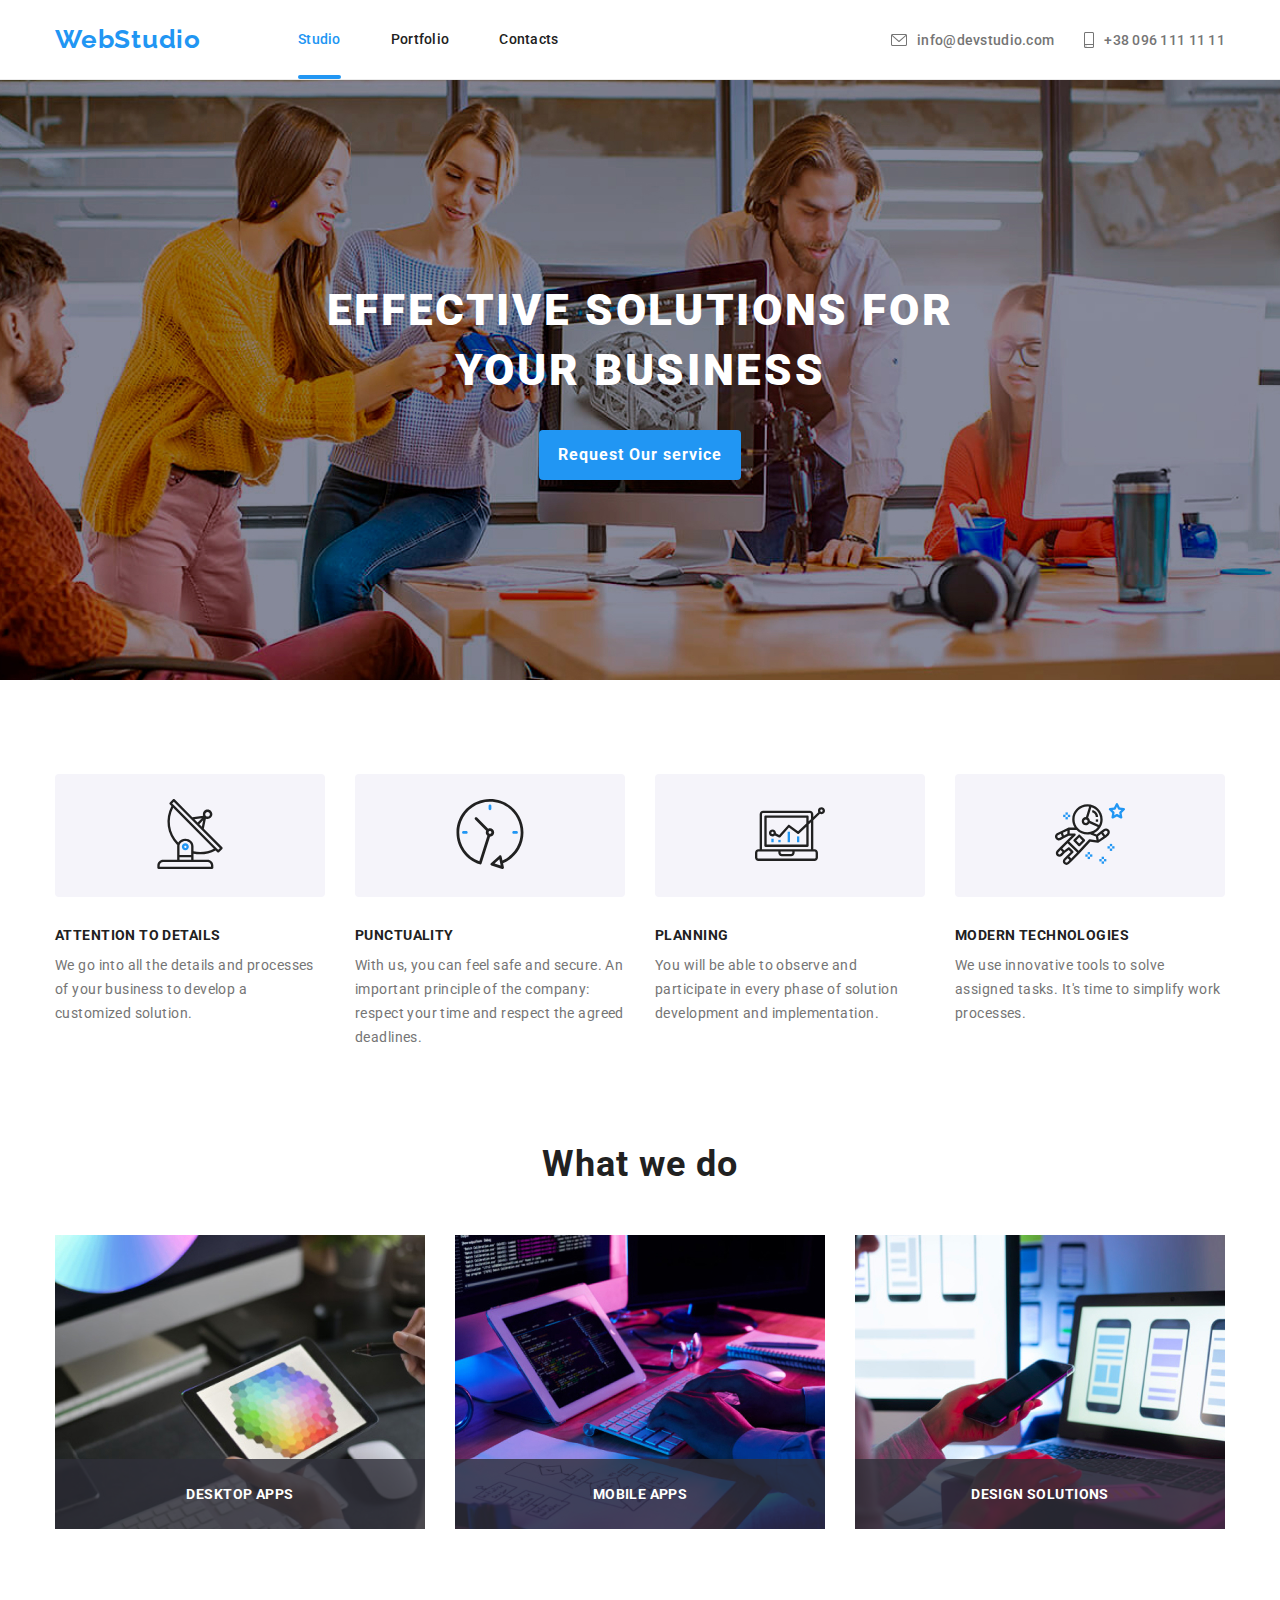
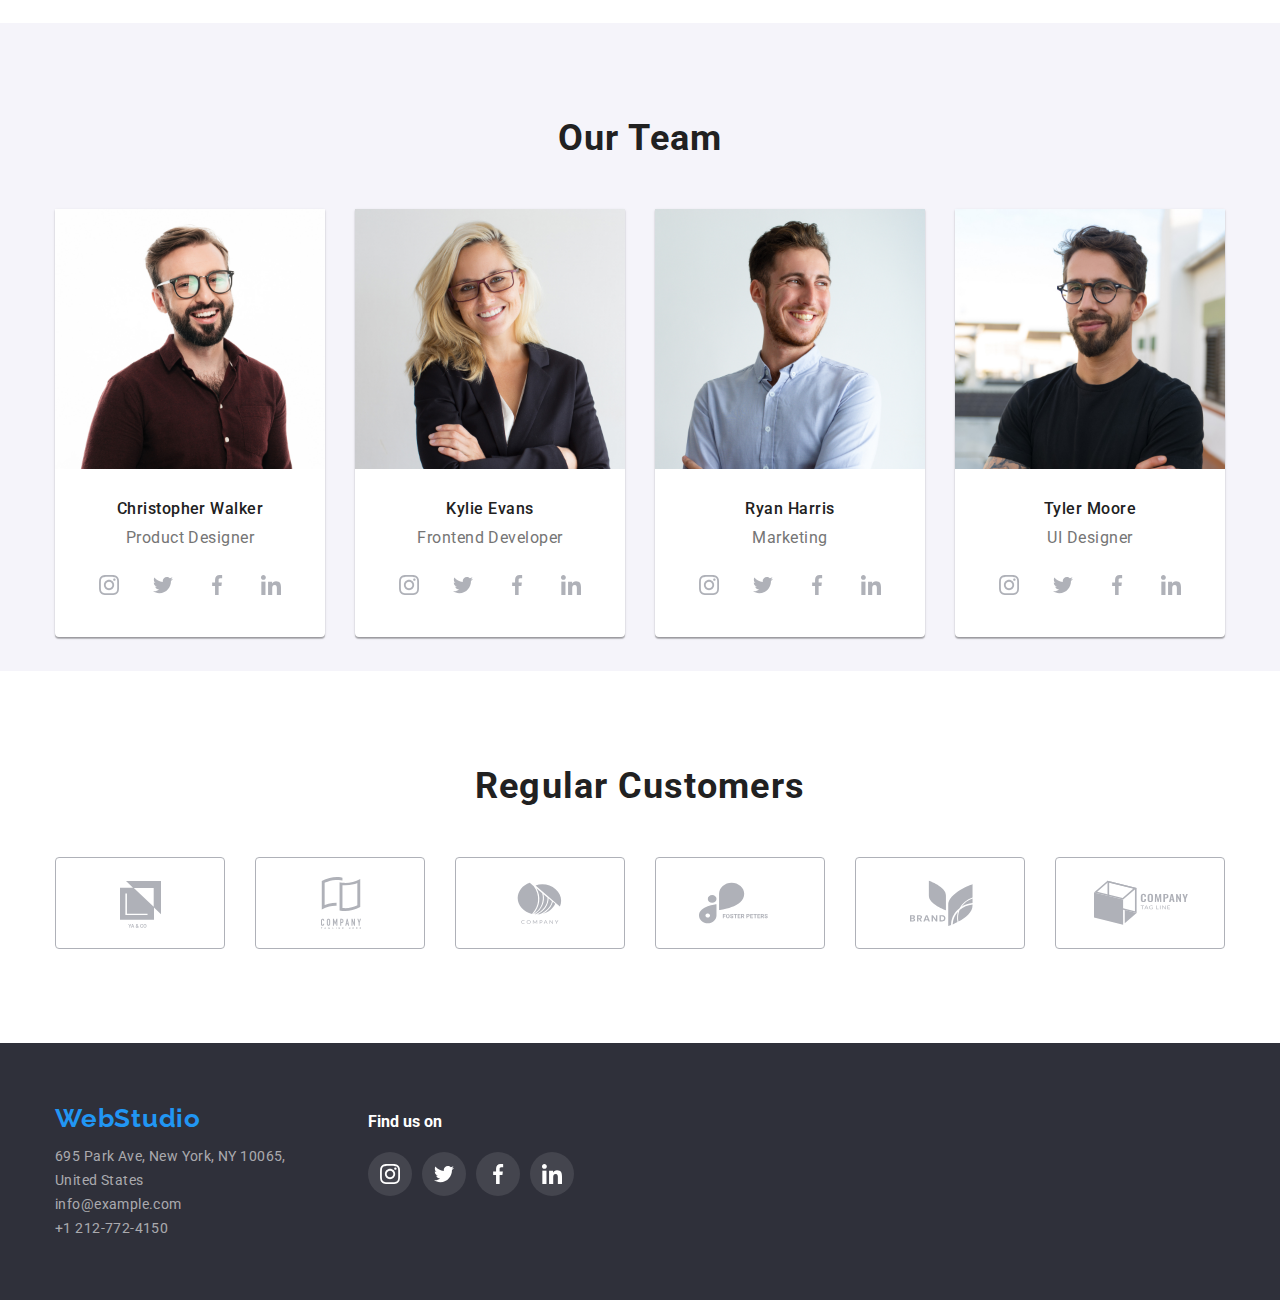
<file: index.html>
<!DOCTYPE html>
<html lang="en">
  <head>
    <meta charset="UTF-8" />
    <meta http-equiv="X-UA-Compatible" content="IE=edge" />
    <meta name="viewport" content="width=device-width, initial-scale=1.0" />
    <link
      rel="stylesheet"
      href="https://cdnjs.cloudflare.com/ajax/libs/modern-normalize/1.0.0/modern-normalize.min.css"
    />
    <link rel="stylesheet" href="css/style.css" />
    <title>Document</title>
  </head>
  <body>
    <header>
      <div class="container header-container">
        <nav>
          <a href="index.html" class="logo">WebStudio</a>
          <ul class="nav_links">
            <li class="nav_links_content">
              <a href="index.html" class="nav_links_link link_current"
                >Studio</a
              >
            </li>
            <li class="nav_links_content">
              <a href="portfolio.html" class="nav_links_link">Portfolio</a>
            </li>
            <li class="nav_links_content">
              <a href="#" class="nav_links_link">Contacts</a>
            </li>
          </ul>
        </nav>
        <ul class="our-contacts">
          <li class="nav_info_content">
            <a
              href="mailto:info@devstudio.com"
              class="nav_info_link nav_links_link"
            >
              <svg class="nav-right-icon" width="16" height="12">
                <use href="./images/icons.svg#envelope"></use>
              </svg>
              info@devstudio.com</a
            >
          </li>
          <li class="nav_info_content">
            <a
              href="tel:+38 096 111 11 11"
              class="nav_info_link nav_links_link"
            >
              <svg class="nav-right-icon" width="10" height="16">
                <use href="./images/icons.svg#smartphone"></use>
              </svg>
              +38 096 111 11 11</a
            >
          </li>
        </ul>
      </div>
    </header>
    <main>
      <section class="first_section section">
        <div class="container hero_container">
          <h1 class="hero-topic">
            EFFECTIVE SOLUTIONS FOR <br />YOUR BUSINESS
          </h1>
          <button type="button" class="hero-button" data-modal-open>
            Request Our service
          </button>
        </div>
      </section>
      <div class="modal-container" id="data-modal" data-modal>
        <div class="modal-content">
          <button type="button" class="close-tab-icon" data-modal-close>
            <svg class="close-tab" width="18" height="18">
              <use href="./images/icons.svg#close-tab"></use>
            </svg>
          </button>
          <!-- <div >
            
          </div> -->

          <!-- <button type="button" id="close" data-modal-close>close</button> -->
        </div>
      </div>
      <section class="section">
        <div class="container">
          <ul class="features">
            <li class="features-content">
              <div class="feature-icon-container">
                <svg width="70" height="70" class="icon">
                  <use href="./images/icons.svg#antenna"></use>
                </svg>
              </div>
              <h3 class="features-topic">ATTENTION TO DETAILS</h3>
              <p class="features-details">
                We go into all the details and processes of your business to
                develop a customized solution.
              </p>
            </li>
            <li class="features-content">
              <div class="feature-icon-container">
                <svg width="70" height="70" class="icon">
                  <use href="./images/icons.svg#clock"></use>
                </svg>
              </div>
              <h3 class="features-topic">PUNCTUALITY</h3>
              <p class="features-details">
                With us, you can feel safe and secure. An important principle of
                the company: respect your time and respect the agreed deadlines.
              </p>
            </li>
            <li class="features-content">
              <div class="feature-icon-container">
                <svg width="70" height="70" class="icon">
                  <use href="./images/icons.svg#diagram"></use>
                </svg>
              </div>
              <h3 class="features-topic">PLANNING</h3>
              <p class="features-details">
                You will be able to observe and participate in every phase of
                solution development and implementation.
              </p>
            </li>
            <li class="features-content">
              <div class="feature-icon-container">
                <svg width="70" height="70" class="icon">
                  <use href="./images/icons.svg#astronaut"></use>
                </svg>
              </div>
              <h3 class="features-topic">MODERN TECHNOLOGIES</h3>
              <p class="features-details">
                We use innovative tools to solve assigned tasks. It's time to
                simplify work processes.
              </p>
            </li>
          </ul>
        </div>
      </section>

      <section class="section wwd_section">
        <div class="container">
          <h2 class="section-title">What we do</h2>
          <ul class="wwd">
            <li class="wwd_content">
              <img
                src="images/wwd.jpg"
                alt="what we do image 1"
                width="370px"
              />

              <p class="wwd-details-text">Desktop APPS</p>
            </li>
            <li class="wwd_content">
              <img
                src="images/wwd1.jpg"
                alt="what we do image 2"
                width="370px"
              />
              <p class="wwd-details-text">mobile apps</p>
            </li>
            <li class="wwd_content">
              <img
                src="images/wwd2.jpg"
                alt="what we do image 3"
                width="370px"
              />
              <p class="wwd-details-text">Design Solutions</p>
            </li>
          </ul>
        </div>
      </section>

      <section class="team section">
        <div class="container">
          <h2 class="section-title">Our Team</h2>

          <ul class="our-team">
            <li class="our-team-card">
              <img
                src="images/team/Christopher Walker.jpg"
                alt="image Christopher Walker"
                width="270px"
                class="our-team-card-img"
              />
              <h3 class="member-name">Christopher Walker</h3>
              <p class="member-job">Product Designer</p>
              <ul class="member-socail-icons">
                <li class="social-icons-items">
                  <a href="/" class="social-icons-items-link"
                    ><svg width="20" height="20" class="social-icons">
                      <use href="./images/icons.svg#instgram"></use>
                    </svg>
                  </a>
                </li>
                <li class="social-icons-items">
                  <a href="/" class="social-icons-items-link">
                    <svg width="20" height="20" class="social-icons">
                      <use href="./images/icons.svg#twitter"></use>
                    </svg>
                  </a>
                </li>
                <li class="social-icons-items">
                  <a href="/" class="social-icons-items-link">
                    <svg width="20" height="20" class="social-icons">
                      <use href="./images/icons.svg#facebook"></use>
                    </svg>
                  </a>
                </li>
                <li class="social-icons-items">
                  <a href="/" class="social-icons-items-link">
                    <svg width="20" height="20" class="social-icons">
                      <use href="./images/icons.svg#linkedin"></use>
                    </svg>
                  </a>
                </li>
              </ul>
            </li>
            <li class="our-team-card">
              <img
                src="images/team/Kylie Evans.jpg"
                alt="image Kylie Evans"
                width="270px"
                class="our-team-card-img"
              />
              <h3 class="member-name">Kylie Evans</h3>
              <p class="member-job">Frontend Developer</p>
              <ul class="member-socail-icons">
                <li class="social-icons-items">
                  <a href="/" class="social-icons-items-link"
                    ><svg width="20" height="20" class="social-icons">
                      <use href="./images/icons.svg#instgram"></use>
                    </svg>
                  </a>
                </li>
                <li class="social-icons-items">
                  <a href="/" class="social-icons-items-link">
                    <svg width="20" height="20" class="social-icons">
                      <use href="./images/icons.svg#twitter"></use>
                    </svg>
                  </a>
                </li>
                <li class="social-icons-items">
                  <a href="/" class="social-icons-items-link">
                    <svg width="20" height="20" class="social-icons">
                      <use href="./images/icons.svg#facebook"></use>
                    </svg>
                  </a>
                </li>
                <li class="social-icons-items">
                  <a href="/" class="social-icons-items-link">
                    <svg width="20" height="20" class="social-icons">
                      <use href="./images/icons.svg#linkedin"></use>
                    </svg>
                  </a>
                </li>
              </ul>
            </li>
            <li class="our-team-card">
              <img
                src="images/team/Ryan Harris.jpg"
                alt="image Ryan Harris"
                width="270px"
                class="our-team-card-img"
              />
              <h3 class="member-name">Ryan Harris</h3>
              <p class="member-job">Marketing</p>
              <ul class="member-socail-icons">
                <li class="social-icons-items">
                  <a href="/" class="social-icons-items-link"
                    ><svg width="20" height="20" class="social-icons">
                      <use href="./images/icons.svg#instgram"></use>
                    </svg>
                  </a>
                </li>
                <li class="social-icons-items">
                  <a href="/" class="social-icons-items-link">
                    <svg width="20" height="20" class="social-icons">
                      <use href="./images/icons.svg#twitter"></use>
                    </svg>
                  </a>
                </li>
                <li class="social-icons-items">
                  <a href="/" class="social-icons-items-link">
                    <svg width="20" height="20" class="social-icons">
                      <use href="./images/icons.svg#facebook"></use>
                    </svg>
                  </a>
                </li>
                <li class="social-icons-items">
                  <a href="/" class="social-icons-items-link">
                    <svg width="20" height="20" class="social-icons">
                      <use href="./images/icons.svg#linkedin"></use>
                    </svg>
                  </a>
                </li>
              </ul>
            </li>
            <li class="our-team-card">
              <img
                src="images/team/Tyler Moore.jpg"
                alt="image Tyler Moore"
                width="270px"
                class="our-team-card-img"
              />
              <h3 class="member-name">Tyler Moore</h3>
              <p class="member-job">UI Designer</p>
              <ul class="member-socail-icons">
                <li class="social-icons-items">
                  <a href="/" class="social-icons-items-link"
                    ><svg width="20" height="20" class="social-icons">
                      <use href="./images/icons.svg#instgram"></use>
                    </svg>
                  </a>
                </li>
                <li class="social-icons-items">
                  <a href="/" class="social-icons-items-link">
                    <svg width="20" height="20" class="social-icons">
                      <use href="./images/icons.svg#twitter"></use>
                    </svg>
                  </a>
                </li>
                <li class="social-icons-items">
                  <a href="/" class="social-icons-items-link">
                    <svg width="20" height="20" class="social-icons">
                      <use href="./images/icons.svg#facebook"></use>
                    </svg>
                  </a>
                </li>
                <li class="social-icons-items">
                  <a href="/" class="social-icons-items-link">
                    <svg width="20" height="20" class="social-icons">
                      <use href="./images/icons.svg#linkedin"></use>
                    </svg>
                  </a>
                </li>
              </ul>
            </li>
          </ul>
        </div>
      </section>
      <section class="section">
        <div class="container">
          <h2 class="section-title">Regular Customers</h2>
          <ul class="client">
            <li class="customer-icons-items">
              <svg width="170" height="92" class="customer-icons">
                <use href="./images/icons.svg#logo1"></use>
              </svg>
            </li>
            <li class="customer-icons-items">
              <svg width="170" height="92" class="customer-icons">
                <use
                  href="./images/icons.svg#logo2"
                  class="customer-icons-use"
                ></use>
              </svg>
            </li>
            <li class="customer-icons-items">
              <svg width="170" height="92" class="customer-icons">
                <use href="./images/icons.svg#logo3"></use>
              </svg>
            </li>
            <li class="customer-icons-items">
              <svg width="170" height="92" class="customer-icons">
                <use href="./images/icons.svg#logo4"></use>
              </svg>
            </li>
            <li class="customer-icons-items">
              <svg width="170" height="92" class="customer-icons">
                <use href="./images/icons.svg#logo5"></use>
              </svg>
            </li>
            <li class="customer-icons-items">
              <svg width="170" height="92" class="customer-icons">
                <use href="./images/icons.svg#logo6"></use>
              </svg>
            </li>
          </ul>
        </div>
      </section>
    </main>

    <footer>
      <div class="container footer_container">
        <div class="box1-footer">
          <a
            href="index.html"
            class="logo"
            style="margin-bottom: 10px; display: block"
            >WebStudio</a
          >

          <address>
            <ul class="address-footer">
              <li>
                <a href="#" class="address_links"
                  >695 Park Ave, New York, NY 10065,<br />
                  United States</a
                >
              </li>
              <li>
                <a href="mailto:info@example.com" class="address_links"
                  >info@example.com</a
                >
              </li>
              <li>
                <a href="tel:+1 212-772-4150" class="address_links"
                  >+1 212-772-4150</a
                >
              </li>
            </ul>
          </address>
        </div>
        <div class="social-footer">
          <h3 class="box2-footer-title">Find us on</h3>
          <ul class="footer-socail-icons">
            <li class="social-icons-footer-items">
              <a href="/" class="social-icons-footer-items-link">
                <svg width="20" height="20" class="social-icons-footer">
                  <use href="./images/icons.svg#instgram"></use>
                </svg>
              </a>
            </li>
            <li class="social-icons-footer-items">
              <a href="/" class="social-icons-footer-items-link">
                <svg width="20" height="20" class="social-icons-footer">
                  <use href="./images/icons.svg#twitter"></use>
                </svg>
              </a>
            </li>
            <li class="social-icons-footer-items">
              <a href="/" class="social-icons-footer-items-link">
                <svg width="20" height="20" class="social-icons-footer">
                  <use href="./images/icons.svg#facebook"></use>
                </svg>
              </a>
            </li>
            <li class="social-icons-footer-items">
              <a href="/" class="social-icons-footer-items-link">
                <svg width="20" height="20" class="social-icons-footer">
                  <use href="./images/icons.svg#linkedin"></use>
                </svg>
              </a>
            </li>
          </ul>
        </div>
      </div>
    </footer>
    <script src="./js/model.js"></script>
  </body>
</html>
</file>
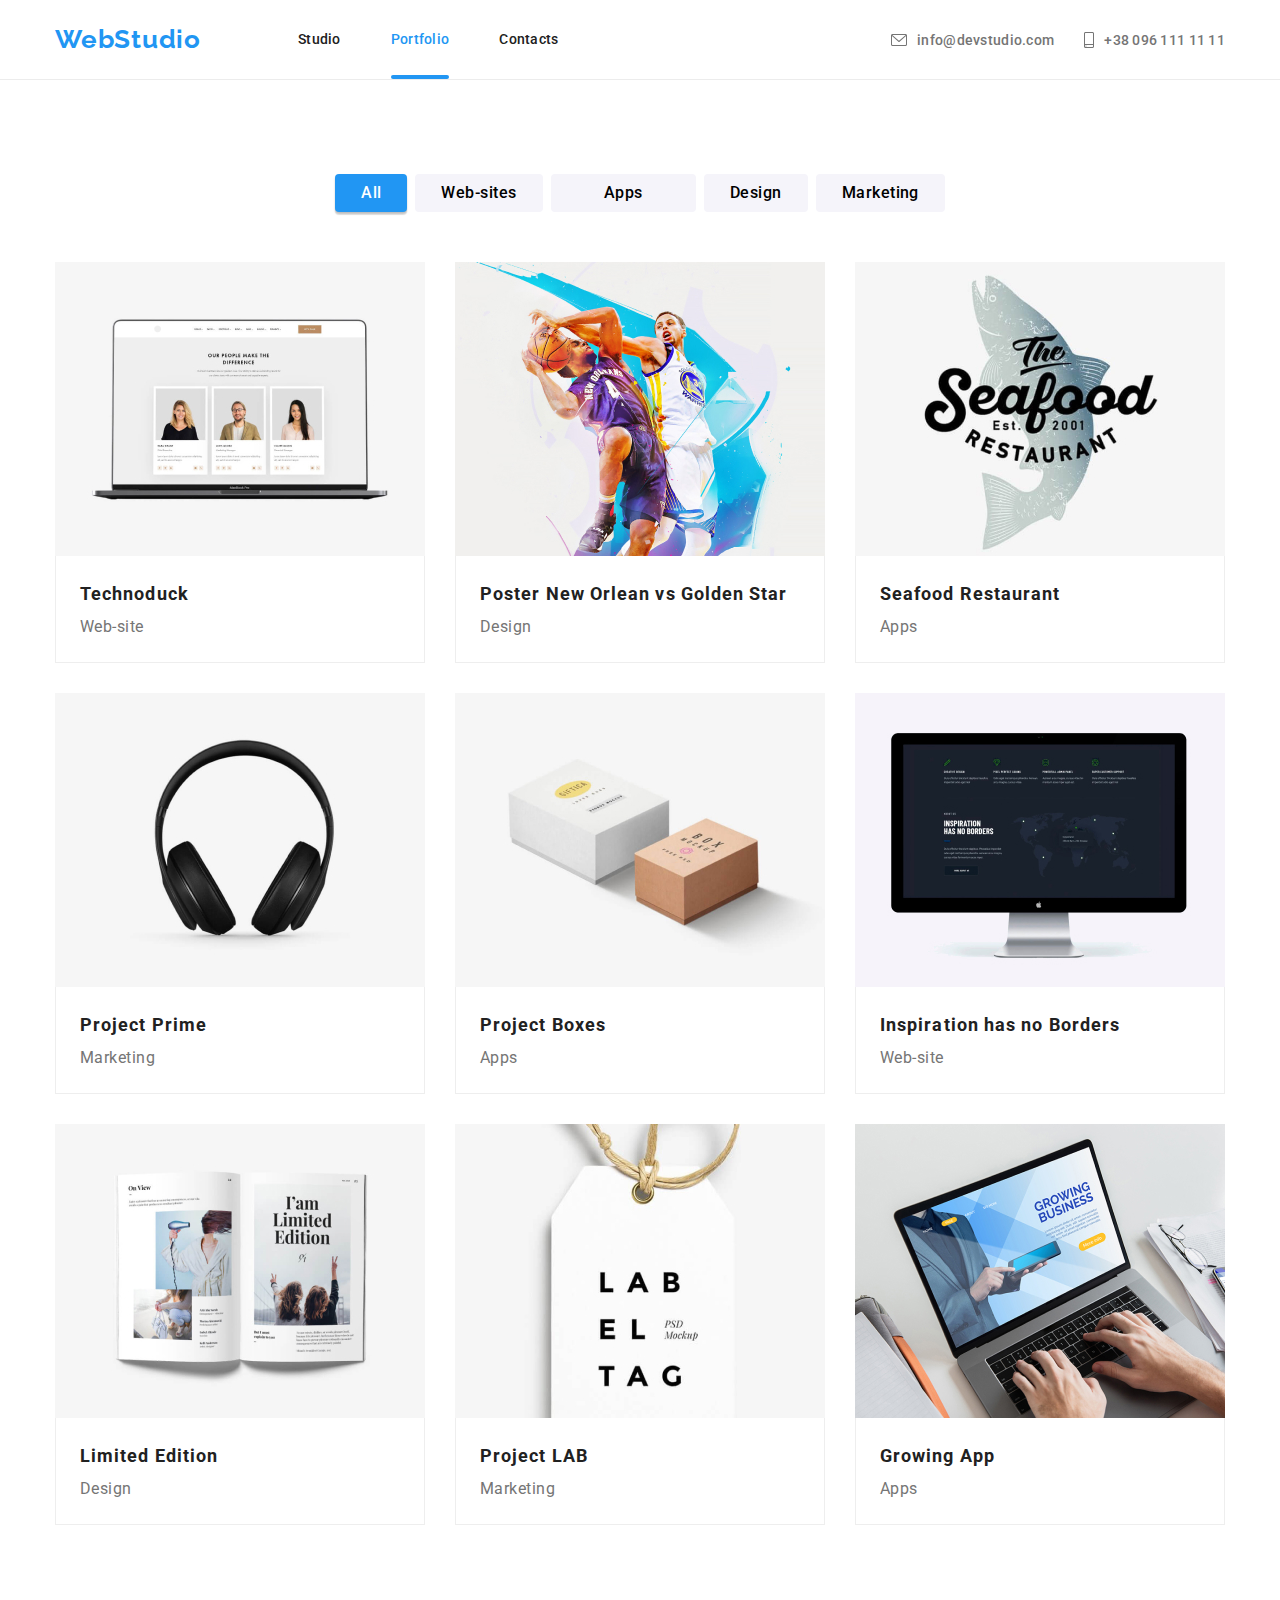
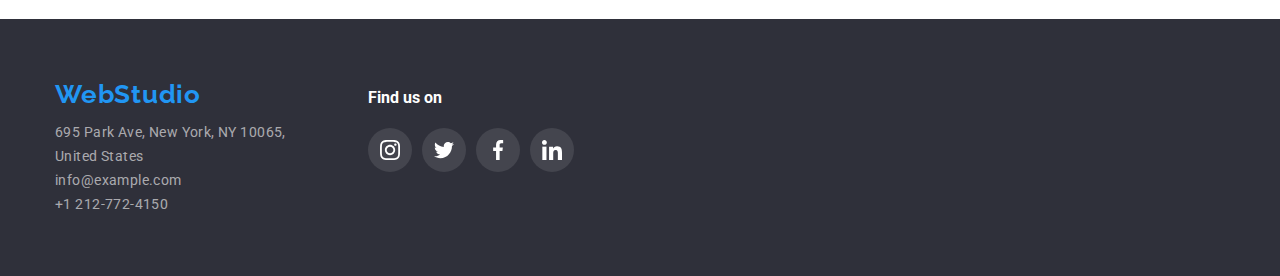
<file: portfolio.html>
<!DOCTYPE html>
<html lang="en">
  <head>
    <meta charset="UTF-8" />
    <meta http-equiv="X-UA-Compatible" content="IE=edge" />
    <meta name="viewport" content="width=device-width, initial-scale=1.0" />
    <link
      rel="stylesheet"
      href="https://cdnjs.cloudflare.com/ajax/libs/modern-normalize/1.0.0/modern-normalize.min.css"
    />
    <link rel="stylesheet" href="css/style.css" />
    <title>Document</title>
  </head>
  <body>
    <header>
      <div class="container header-container">
        <nav>
          <a href="index.html" class="logo">WebStudio</a>
          <ul class="nav_links">
            <li class="nav_links_content">
              <a href="index.html" class="nav_links_link">Studio</a>
            </li>
            <li class="nav_links_content">
              <a href="portfolio.html" class="nav_links_link link_current"
                >Portfolio</a
              >
            </li>
            <li class="nav_links_content">
              <a href="#" class="nav_links_link">Contacts</a>
            </li>
          </ul>
        </nav>
        <ul class="our-contacts">
          <li class="nav_info_content">
            <a
              href="mailto:info@devstudio.com"
              class="nav_info_link nav_links_link"
            >
              <svg class="nav-right-icon" width="16" height="12">
                <use href="./images/icons.svg#envelope"></use>
              </svg>
              info@devstudio.com</a
            >
          </li>
          <li class="nav_info_content">
            <a
              href="tel:+38 096 111 11 11"
              class="nav_info_link nav_links_link"
            >
              <svg class="nav-right-icon" width="10" height="16">
                <use href="./images/icons.svg#smartphone"></use>
              </svg>
              +38 096 111 11 11</a
            >
          </li>
        </ul>
      </div>
    </header>
    <main>
      <section class="section">
        <div class="container">
          <ul class="search-buttons">
            <li class="serach-buttons-item">
              <button type="button" class="active search-buttons-content">
                All
              </button>
            </li>
            <li class="serach-buttons-item">
              <button type="button" class="search-buttons-content">
                Web-sites
              </button>
            </li>
            <li class="serach-buttons-item">
              <button
                type="button"
                class="search-buttons-content search-buttons-apps"
              >
                Apps
              </button>
            </li>
            <li class="serach-buttons-item">
              <button type="button" class="search-buttons-content">
                Design
              </button>
            </li>
            <li class="serach-buttons-item">
              <button type="button" class="search-buttons-content">
                Marketing
              </button>
            </li>
          </ul>

          <ul class="content">
            <li class="content-item">
              <a href="/" class="content-item-link">
                <div class="content-box">
                  <div class="content-hover">
                    <p class="content-box-description">
                      Technoduck is a state-of-the-art coronavirus distribution
                      platform. Companies use this platform for digital
                      espionage and attacks on competitors' secure servers.
                    </p>
                  </div>
                  <img
                    src="images/portfolio/img1.jpg"
                    alt="image Web-site"
                    width="370px"
                  />
                </div>
                <div class="content-description">
                  <h3 class="content-topic">Technoduck</h3>
                  <p class="content-details">Web-site</p>
                </div>
              </a>
            </li>
            <li class="content-item">
              <a href="/" class="content-item-link">
                <div class="content-box">
                  <div class="content-hover">
                    <p class="content-box-description">
                      Poster New Orlean vs Golden Star Poster New Orlean vs
                      Golden Star
                    </p>
                  </div>
                  <img
                    src="images/portfolio/basketball.jpg"
                    alt="image Poster"
                    width="370px"
                  />
                </div>

                <div class="content-description">
                  <h3 class="content-topic">
                    Poster New Orlean vs Golden Star
                  </h3>
                  <p class="content-details">Design</p>
                </div>
              </a>
            </li>
            <li class="content-item">
              <a href="/" class="content-item-link">
                <div class="content-box">
                  <div class="content-hover">
                    <p class="content-box-description">
                      Seafood Restaurant Seafood Restaurant Seafood Restaurant
                      Seafood Restaurant
                    </p>
                  </div>
                  <img
                    src="images/portfolio/seafood.jpg"
                    alt="image Seafood Restaurant "
                    width="370px"
                  />
                </div>

                <div class="content-description">
                  <h3 class="content-topic">Seafood Restaurant</h3>
                  <p class="content-details">Apps</p>
                </div>
              </a>
            </li>
            <li class="content-item">
              <a href="/" class="content-item-link">
                <div class="content-box">
                  <div class="content-hover">
                    <p class="content-box-description">
                      Project Prime Project Prime Project Prime Project Prime
                      Project Prime
                    </p>
                  </div>
                  <img
                    src="images/portfolio/prime.jpg"
                    alt="image Project Prime"
                    width="370px"
                  />
                </div>

                <div class="content-description">
                  <h3 class="content-topic">Project Prime</h3>
                  <p class="content-details">Marketing</p>
                </div>
              </a>
            </li>
            <li class="content-item">
              <a href="/" class="content-item-link">
                <div class="content-box">
                  <div class="content-hover">
                    <p class="content-box-description">
                      Project Boxes Project Boxes Project Boxes Project Boxes
                    </p>
                  </div>
                  <img
                    src="images/portfolio/boxes.jpg"
                    alt="image Project Boxes"
                    width="370px"
                  />
                </div>

                <div class="content-description">
                  <h3 class="content-topic">Project Boxes</h3>
                  <p class="content-details">Apps</p>
                </div>
              </a>
            </li>
            <li class="content-item">
              <a href="/" class="content-item-link">
                <div class="content-box">
                  <div class="content-hover">
                    <p class="content-box-description">
                      Inspiration has no Borders Inspiration has no Borders
                      Inspiration has no Borders
                    </p>
                  </div>
                  <img
                    src="images/portfolio/website.jpg"
                    alt="image Web-site"
                    width="370px"
                  />
                </div>

                <div class="content-description">
                  <h3 class="content-topic">Inspiration has no Borders</h3>
                  <p class="content-details">Web-site</p>
                </div>
              </a>
            </li>
            <li class="content-item">
              <a href="/" class="content-item-link">
                <div class="content-box">
                  <div class="content-hover">
                    <p class="content-box-description">
                      Limited Edition Limited Edition Limited Edition Limited
                      Edition
                    </p>
                  </div>
                  <img
                    src="images/portfolio/design.jpg"
                    alt="image Design"
                    width="370px"
                  />
                </div>

                <div class="content-description">
                  <h3 class="content-topic">Limited Edition</h3>
                  <p class="content-details">Design</p>
                </div>
              </a>
            </li>
            <li class="content-item">
              <a href="/" class="content-item-link">
                <div class="content-box">
                  <div class="content-hover">
                    <p class="content-box-description">
                      Project LAB Project LAB Project LAB Project LAB Project
                      LAB
                    </p>
                  </div>
                  <img
                    src="images/portfolio/lab.jpg"
                    alt="image Project LAB"
                    width="370px"
                  />
                </div>

                <div class="content-description">
                  <h3 class="content-topic">Project LAB</h3>
                  <p class="content-details">Marketing</p>
                </div>
              </a>
            </li>
            <li class="content-item">
              <a href="/" class="content-item-link">
                <div class="content-box">
                  <div class="content-hover">
                    <p class="content-box-description">
                      Growing App Growing App Growing App Growing App
                    </p>
                  </div>
                  <img
                    src="images/portfolio/growing app.jpg"
                    alt="image Growing App"
                    width="370px"
                  />
                </div>

                <div class="content-description">
                  <h3 class="content-topic">Growing App</h3>
                  <p class="content-details">Apps</p>
                </div>
              </a>
            </li>
          </ul>
        </div>
      </section>
    </main>
    <footer>
      <div class="container footer_container">
        <div class="box1-footer">
          <a
            href="index.html"
            class="logo"
            style="margin-bottom: 10px; display: block"
            >WebStudio</a
          >

          <address>
            <ul class="address-footer">
              <li>
                <a href="#" class="address_links"
                  >695 Park Ave, New York, NY 10065,<br />
                  United States</a
                >
              </li>
              <li>
                <a href="mailto:info@example.com" class="address_links"
                  >info@example.com</a
                >
              </li>
              <li>
                <a href="tel:+1 212-772-4150" class="address_links"
                  >+1 212-772-4150</a
                >
              </li>
            </ul>
          </address>
        </div>
        <div class="social-footer">
          <h3 class="box2-footer-title">Find us on</h3>
          <ul class="footer-socail-icons">
            <li class="social-icons-footer-items">
              <a href="/" class="social-icons-footer-items-link">
                <svg width="20" height="20" class="social-icons-footer">
                  <use href="./images/icons.svg#instgram"></use>
                </svg>
              </a>
            </li>
            <li class="social-icons-footer-items">
              <a href="/" class="social-icons-footer-items-link">
                <svg width="20" height="20" class="social-icons-footer">
                  <use href="./images/icons.svg#twitter"></use>
                </svg>
              </a>
            </li>
            <li class="social-icons-footer-items">
              <a href="/" class="social-icons-footer-items-link">
                <svg width="20" height="20" class="social-icons-footer">
                  <use href="./images/icons.svg#facebook"></use>
                </svg>
              </a>
            </li>
            <li class="social-icons-footer-items">
              <a href="/" class="social-icons-footer-items-link">
                <svg width="20" height="20" class="social-icons-footer">
                  <use href="./images/icons.svg#linkedin"></use>
                </svg>
              </a>
            </li>
          </ul>
        </div>
      </div>
    </footer>
  </body>
</html>
</file>
<file: css/style.css>
@import url("https://fonts.googleapis.com/css2?family=Raleway:wght@700&family=Roboto:wght@400;500;700;900&display=swap");
:root {
  --main-color: #212121;
  --background-body: #2f303a;
  --accent-color: #2196f3;
  --color-pargraph: #757575;
  --color-buttons: #ffffff;
  --background-team: #f5f4fa;
  --hover-links-buttons: rgba(33, 150, 243, 0.8);
  --footer-links: rgb(255, 255, 255, 0.6);
  --border-portfolio: #eeeeee;
  --background-hero-body: rgba(47, 48, 58, 0.4);
  --background-wwd-img: rgba(47, 48, 58, 0.8);
  --border-icons: #afb1b8;
  --button-hero-hover: #188ce8;
  --black-color: black;
}
html {
  box-sizing: border-box;
}
*,
*::after,
*::before {
  box-sizing: inherit;
}

h1,
h2,
h3,
h4,
h5,
h6,
p {
  margin: 0;
}

body {
  color: var(--main-color);
  font-family: "Roboto", sans-serif;
  font-style: normal;
  font-size: 14px;
}

img {
  display: block;
  max-width: 100%;
  height: auto;
}
address {
  font-style: normal;
}
.link {
  text-decoration: none;
  color: inherit;
}

li {
  list-style: none;
  margin: 0;
  padding: 0;
}
a {
  text-decoration: none;
  color: inherit;
}
ul {
  padding: 0;
  margin: 0;
}
button {
  font-family: "Roboto", sans-serif;
  border: 0;
}

.container {
  width: 1200px;
  padding: 0 15px;
  margin: 0 auto;
}

/* Style For Navigation Bar */
header {
  border-bottom: 1px solid #ececec;
  /* padding: 25px 0; */
}
/* .nav_container {
  margin-left: 219px;
} */
.header-container {
  display: flex;
  /* padding: 25px 0; */
  align-items: center;
  justify-content: space-between;
  /* position: relative; */
}
.logo {
  font-family: "Raleway", sans-serif;
  font-weight: 700;
  font-size: 26px;
  line-height: 31px;
  letter-spacing: 0.03em;
  margin-right: 97px;
  color: var(--accent-color);
}
.link_current {
  color: var(--accent-color);
  position: relative;
}
.link_current::after {
  content: "";
  position: absolute;
  /* top: 0; */
  right: 0;
  bottom: -1px;
  left: 0;
  border-bottom: 4px solid var(--accent-color);
  border-radius: 2px;
  /* height: inherit; */
  /* padding-bottom: 30px; */
  /* margin-top: 46px; */
}
nav {
  display: flex;
  align-items: center;
}
.nav_links_link {
  font-weight: 500;
  line-height: 16px;
  letter-spacing: 0.02em;
  transition-property: color;
  transition-duration: 250ms;
  transition-timing-function: cubic-bezier(0.4, 0, 0.2, 1);
  padding: 32px 0 31px 0;
}
.nav_links {
  display: flex;
}

.our-contacts {
  display: flex;
}
.nav_links_content:not(:last-child) {
  margin-right: 50px;
}
.nav_info_content:not(:last-child) {
  margin-right: 30px;
}
.nav_info_link {
  color: var(--color-pargraph);
  display: flex;
  align-items: center;
  cursor: pointer;
  outline: none;
}
.nav-right-icon {
  margin-right: 10px;
  fill: currentColor;
}

.nav_links_link:hover,
.nav_links_link:focus {
  color: var(--accent-color);
}
/* Style For Hero Section */
.section {
  padding-top: 94px;
  padding-bottom: 94px;
}
.first_section {
  padding: 200px 0;
  background-color: var(--background-hero-body);
  background: url("../images/title-background.jpg");
  background-repeat: no-repeat;
  background-position: 50% 50%;
}
.hero_container {
  display: flex;
  flex-direction: column;
  align-items: center;
}
.first_section .hero-topic {
  color: var(--color-buttons);
  font-weight: 900;
  font-size: 44px;
  line-height: 60px;
  text-align: center;
  letter-spacing: 0.06em;
  text-transform: uppercase;
  margin-bottom: 30px;
}
.first_section .hero-button {
  background: var(--accent-color);
  color: var(--color-buttons);
  cursor: pointer;
  font-weight: 700;
  font-size: 16px;
  line-height: 30px;
  letter-spacing: 0.06em;
  border-radius: 4px;
  padding: 10px 19px;
  transition-property: background-color;
  transition-duration: 250ms;
  transition-timing-function: cubic-bezier(0.4, 0, 0.2, 1);
}
.first_section .hero-button:hover,
.first_section .hero-button:focus {
  background-color: var(--button-hero-hover);
}
.features {
  display: flex;
}
.features-content:not(:last-child) {
  margin-right: 30px;
}
.feature-icon-container {
  margin-bottom: 30px;
  background-color: var(--background-team);
  text-align: center;
  border-radius: 4px;
  padding: 25px 100px;
}

.features .features-topic {
  width: 270px;
  font-weight: 700;
  line-height: 16px;
  font-size: 14px;
  letter-spacing: 0.03em;
  text-transform: uppercase;
  margin-bottom: 10px;
}
.features .features-details {
  width: 270px;
  font-weight: 400;
  line-height: 24px;
  font-size: 14px;
  letter-spacing: 0.03em;
  color: var(--color-pargraph);
}
.wwd_section {
  padding-top: 0;
}
.section-title {
  font-weight: 700;
  font-size: 36px;
  line-height: 42px;
  text-align: center;
  letter-spacing: 0.03em;
  margin-bottom: 50px;
}
.wwd {
  display: flex;
}
.wwd_content:not(:last-child) {
  margin-right: 30px;
}
.wwd_content {
  position: relative;
}
.wwd-details-text {
  font-weight: 700;
  font-size: 14px;
  line-height: 16px;
  text-align: center;
  letter-spacing: 0.03em;
  text-transform: uppercase;
  color: var(--color-buttons);
  margin: 0;
  padding: 27px;
  position: absolute;
  background: var(--background-wwd-img);
  width: 100%;
  /* height: 70px; */
  bottom: 0;
}
.team {
  background-color: var(--background-team);
  width: 100%;
  height: 648px;
}
.our-team {
  display: flex;
}
.our-team-card {
  background: var(--color-buttons);
  border-radius: 0px 0px 4px 4px;
  width: 270px;
  box-shadow: 0px 1px 3px rgba(0, 0, 0, 0.12), 0px 1px 1px rgba(0, 0, 0, 0.14),
    0px 2px 1px rgba(0, 0, 0, 0.2);
  padding-bottom: 30px;
}
.our-team-card:not(:last-child) {
  margin-right: 30px;
}
.our-team-card-img {
  margin-bottom: 30px;
}
.our-team .member-name {
  font-weight: 500;
  font-size: 16px;
  line-height: 19px;
  text-align: center;
  letter-spacing: 0.03em;
  margin-bottom: 10px;
}
.our-team .member-job {
  font-weight: 400;
  font-size: 16px;
  line-height: 19px;
  text-align: center;
  letter-spacing: 0.03em;
  margin-bottom: 16px;
  color: var(--color-pargraph);
}
.social-icons {
  fill: currentColor;
}
.social-icons-items-link {
  height: 44px;
  width: 44px;
  color: var(--border-icons);
  display: flex;
  align-items: center;
  justify-content: center;
  outline: none;
  border-radius: 50%;
  transition-property: background-color, color;
  transition-duration: 250ms;
  transition-timing-function: cubic-bezier(0.4, 0, 0.2, 1);
}
.social-icons-items:not(:last-child) {
  margin-right: 10px;
}
.social-icons-items-link:hover,
.social-icons-items-link:focus {
  background-color: var(--accent-color);
  cursor: pointer;
  color: var(--color-buttons);
}
.member-socail-icons {
  padding: 0 32px;
  display: flex;
}
.client {
  display: flex;
}
.customer-icons {
  padding: 16px 32px;
  fill: currentColor;
}
.customer-icons-items {
  border: 1px solid var(--border-icons);
  border-radius: 4px;
  color: var(--border-icons);
  width: 170px;
  height: 92px;
  background-color: var(--color-buttons);
  outline: none;
  transition-property: border, color;
  transition-duration: 250ms;
  transition-timing-function: cubic-bezier(0.4, 0, 0.2, 1);
}
.customer-icons-items:not(:last-child) {
  margin-right: 30px;
}
.customer-icons-items:hover,
.customer-icons-items:focus {
  border: 1px solid var(--accent-color);
  cursor: pointer;
  color: var(--accent-color);
}
footer {
  background-color: var(--background-body);
  color: var(--color-buttons);
  padding: 60px 0;
}
.footer_container {
  display: flex;
  align-items: baseline;
}
.box2-footer-title {
  margin-bottom: 20px;
}
.box1-footer {
  margin-right: 70px;
}
.footer-socail-icons {
  display: flex;
}
.social-icons-footer-items-link {
  border-radius: 50%;
  background: rgba(255, 255, 255, 0.1);
  height: 44px;
  width: 44px;
  display: flex;
  align-items: center;
  justify-content: center;
  outline: none;
  transition-property: background;
  transition-duration: 250ms;
  transition-timing-function: cubic-bezier(0.4, 0, 0.2, 1);
}
.social-icons-footer-items:not(:last-child) {
  margin-right: 10px;
}
.social-icons-footer {
  fill: currentColor;
}
.social-icons-footer-items-link:hover,
.social-icons-footer-items-link:focus {
  background: var(--accent-color);
}

footer address {
  font-weight: 400;
  line-height: 24px;
  letter-spacing: 0.03em;
  color: var(--footer-links);
}
.address_links {
  transition-property: color;
  transition-duration: 250ms;
  transition-timing-function: cubic-bezier(0.4, 0, 0.2, 1);
}
.address_links:hover,
.address_links:focus {
  color: var(--color-buttons);
}
.search-buttons {
  display: flex;
  justify-content: center;
  align-items: center;
  margin-bottom: 50px;
}
.serach-buttons-item:not(:last-child) {
  margin-right: 8px;
}
.search-buttons .search-buttons-content {
  background: var(--background-team);
  border: none;
  font-weight: 500;
  font-size: 16px;
  line-height: 26px;
  text-align: center;
  letter-spacing: 0.03em;
  padding: 6px 26px;
  border-radius: 4px;
  transition-property: background-color, color, box-shadow;
  transition-duration: 250ms;
  transition-timing-function: cubic-bezier(0.4, 0, 0.2, 1);
}
.search-buttons .search-buttons-apps {
  padding: 6px 53px;
}

.search-buttons-content:hover,
.search-buttons-content:focus {
  background-color: var(--accent-color);
  color: var(--color-buttons);
  box-shadow: 0px 3px 1px rgba(0, 0, 0, 0.1), 0px 1px 2px rgba(0, 0, 0, 0.08),
    0px 2px 2px rgba(0, 0, 0, 0.12);
  outline: none;
  cursor: pointer;
}

.search-buttons .active {
  background-color: var(--accent-color);
  color: var(--color-buttons);
  box-shadow: 0px 3px 1px rgba(0, 0, 0, 0.1), 0px 1px 2px rgba(0, 0, 0, 0.08),
    0px 2px 2px rgba(0, 0, 0, 0.12);
}
.content {
  display: flex;
  flex-wrap: wrap;
  margin-top: -30px;
  margin-left: -30px;
}
.content-item {
  margin-top: 30px;
  margin-left: 30px;
}
.content-item-link {
  display: block;
  transition-property: box-shadow;
  transition-duration: 250ms;
  transition-timing-function: cubic-bezier(0.4, 0, 0.2, 1);
}
.content-box {
  position: relative;
  overflow: hidden;
}

.content-hover {
  position: absolute;
  width: 100%;
  height: 100%;
  background: rgba(33, 150, 243, 0.9);
  transform: translateY(100%);
  transition: transform 250ms cubic-bezier(0.4, 0, 0.2, 1);
}
.content-box-description {
  color: #ffffff;
  padding: 60px 24px;
  font-weight: 400;
  font-size: 18px;
  line-height: 28px;
  height: 140px;
  letter-spacing: 0.03em;
}
.content-item-link:hover .content-hover,
.content-item-link:focus .content-hover {
  transform: translateY(0);
}
.content-item-link:hover,
.content-item-link:focus {
  box-shadow: 0px 1px 1px rgba(0, 0, 0, 0.12), 0px 4px 4px rgba(0, 0, 0, 0.06),
    1px 4px 6px rgba(0, 0, 0, 0.16);
  outline: none;
}
.content-description {
  padding: 20px 24px;
  border: 1px solid var(--border-portfolio);
  border-top: none;
}
.content .content-topic {
  font-weight: 700;
  font-size: 18px;
  line-height: 36px;
  letter-spacing: 0.06em;
}

.content .content-details {
  font-weight: 400;
  font-size: 16px;
  line-height: 30px;
  letter-spacing: 0.03em;
  color: var(--color-pargraph);
}

.modal-container {
  position: fixed;
  top: 0;
  left: 0;
  height: 100%;
  width: 100%;
  background: rgba(0, 0, 0, 0.2);
  display: flex;
  align-items: center;
  justify-content: center;
  opacity: 0;
  pointer-events: none;
  visibility: hidden;
  z-index: 1;
  /* transition: opacity 250ms cubic-bezier(0.4, 0, 0.2, 1); */
}
.modal-container.is-hidden {
  opacity: 1;
  visibility: visible;
  pointer-events: fill;
  transition: opacity 250ms cubic-bezier(0.4, 0, 0.2, 1);
}
.modal-content {
  background: var(--color-buttons);
  box-shadow: 0px 1px 3px rgba(0, 0, 0, 0.12), 0px 1px 1px rgba(0, 0, 0, 0.14),
    0px 2px 1px rgba(0, 0, 0, 0.2);
  border-radius: 4px;
  margin: auto;
  width: 528px;
  height: 581px;
  position: relative;
}
.close-tab-icon {
  background: var(--color-buttons);
  border: 1px solid rgba(0, 0, 0, 0.1);
  border-radius: 50%;
  position: absolute;
  top: 8px;
  right: 8px;
  color: var(--black-color);
  display: flex;
  align-items: center;
  justify-content: center;
  height: 30px;
  width: 30px;
  transition: color 250ms cubic-bezier(0.4, 0, 0.2, 1);
  /* transition: all 250ms cubic-bezier(0.4, 0, 0.2, 1); */
}
.close-tab {
  fill: currentColor;
}
.close-tab-icon:hover,
.close-tab-icon:focus {
  color: var(--accent-color);
  cursor: pointer;
  /* border: 1px solid var(--accent-color); */
}
</file>
